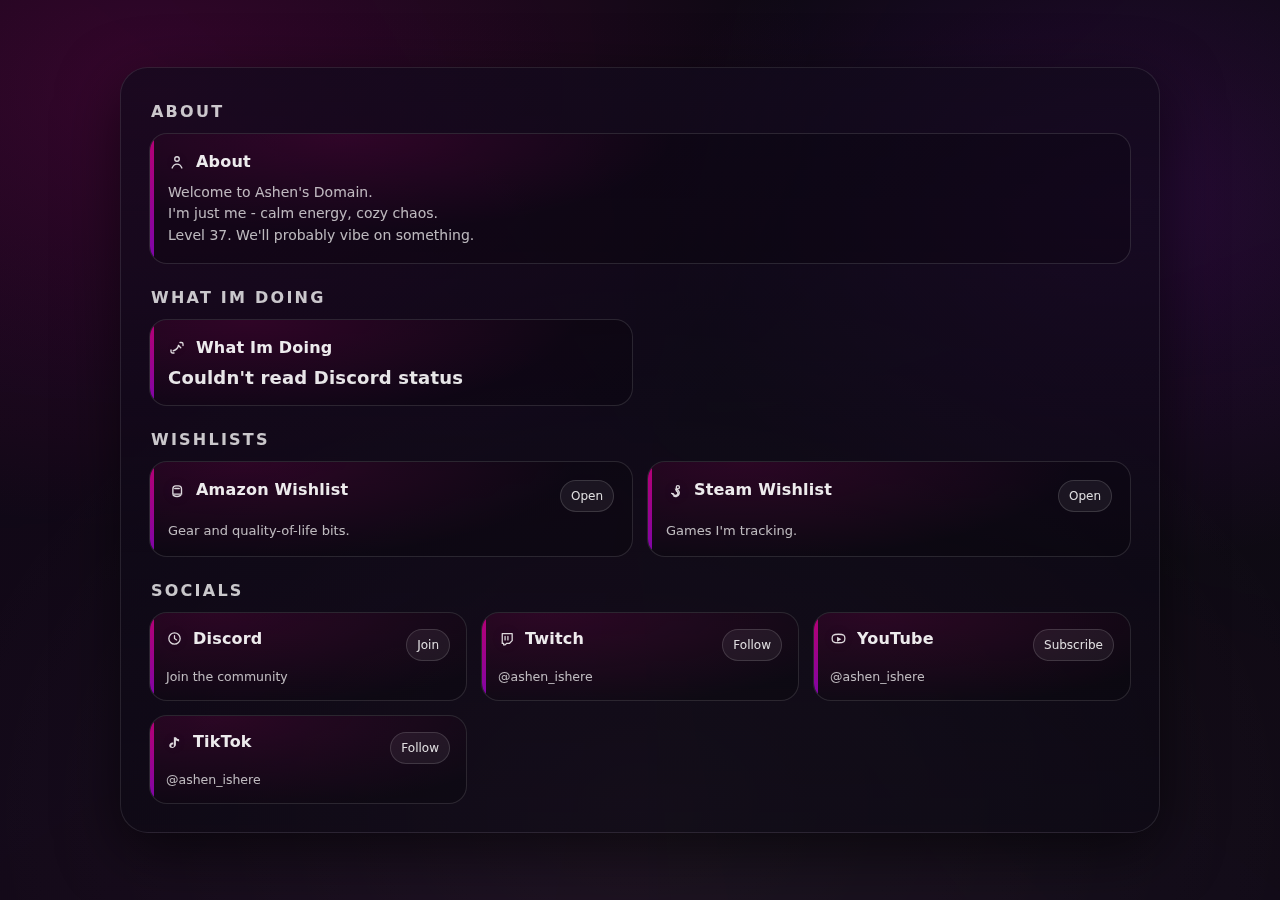
<file: index.html>
<!doctype html>
<html lang="en">
<head>
  <meta charset="utf-8" />
  <meta name="viewport" content="width=device-width, initial-scale=1" />
  <title>Ashen's Domain</title>
  <meta name="description" content="Ashen’s hub." />
  <meta name="theme-color" content="#120a1c" />

  <style>
    :root{
      --font: "Segoe UI", system-ui, -apple-system, Arial, sans-serif;
      --ashen-pink:#be0078;
      --ashen-purple:#8205b3;

      --bg0:#07060c;
      --bg1:#0b0812;

      --text: rgba(255,255,255,0.92);
      --textDim: rgba(255,255,255,0.72);

      --glass1: rgba(18,10,28,0.74);
      --glass2: rgba(10, 8,18,0.52);

      --stroke: rgba(255,255,255,0.10);

      --radius: 18px;
      --shadow: 0 18px 60px rgba(0,0,0,0.55);
      --glowP: rgba(130, 5,179,0.28);
      --glowM: rgba(190, 0,120,0.22);

      /* ultra-subtle emerald for hover/focus energy (optional future use) */
      --glowE: rgba(43,182,115,0.12);
    }

    *{ box-sizing: border-box; }
    html, body{ height: 100%; }

    body{
      margin:0;
      font-family: var(--font);
      color: var(--text);
      background:
        radial-gradient(1200px 800px at 12% 10%, rgba(190,0,120,0.22), transparent 55%),
        radial-gradient(900px 700px at 88% 22%, rgba(130,5,179,0.22), transparent 52%),
        radial-gradient(1200px 900px at 50% 90%, rgba(255,255,255,0.05), transparent 60%),
        linear-gradient(180deg, var(--bg0), var(--bg1));
      overflow-x:hidden;
    }

    .mist{
      position: fixed;
      inset: -40%;
      pointer-events:none;
      opacity: 0.22;
      filter: blur(22px);
      background:
        conic-gradient(from 180deg at 50% 50%,
          rgba(190,0,120,0.22),
          rgba(130,5,179,0.22),
          rgba(255,255,255,0.06),
          rgba(190,0,120,0.18)
        );
      animation: drift 14s ease-in-out infinite alternate;
      mix-blend-mode: screen;
    }
    @keyframes drift{
      0%{ transform: translate(-2%, -1%) rotate(-6deg) scale(1.04); }
      100%{ transform: translate(2%, 1%) rotate(6deg) scale(1.08); }
    }

    .wrap{
      min-height:100vh;
      display:flex;
      align-items:center;
      justify-content:center;
      padding: 28px 16px;
    }

    .card{
      width: min(1040px, 100%);
      border-radius: calc(var(--radius) + 10px);
      background: linear-gradient(180deg, var(--glass1), var(--glass2));
      border: 1px solid var(--stroke);
      box-shadow: var(--shadow);
      position: relative;
      overflow:hidden;
    }

    .card::before{
      content:"";
      position:absolute;
      inset:-2px;
      border-radius: inherit;
      padding: 1px;
      background: linear-gradient(135deg,
        rgba(190,0,120,0.45),
        rgba(130,5,179,0.40),
        rgba(255,255,255,0.10)
      );
      -webkit-mask:
        linear-gradient(#000 0 0) content-box,
        linear-gradient(#000 0 0);
      -webkit-mask-composite: xor;
      mask-composite: exclude;
      opacity: 0.7;
      pointer-events:none;
    }

    .cardInner{
      padding: 28px;
      position:relative;
      z-index:1;
    }

    .sections{
      display:flex;
      flex-direction: column;
      gap: 18px;
      margin-top: 0;
    }

    .sectionTitle{
      margin: 6px 0 12px 2px;
      font-size: 16px;
      font-weight: 700;
      letter-spacing: 0.14em;
      text-transform: uppercase;
      color: rgba(255,255,255,0.82);
      opacity: 0.95;
    }

    .grid{
      display:grid;
      gap: 14px;
    }

    .grid--wishlists{
      grid-template-columns: 1fr 1fr;
    }

    .grid--socials{
      grid-template-columns: repeat(3, 1fr);
    }

    .grid--about{
      grid-template-columns: 1fr;
    }

    .grid--focus{
      grid-template-columns: 1fr;
    }

    .linkCard{
      display:block;
      text-decoration:none;
      color: var(--text);
      border-radius: var(--radius);
      border: 1px solid rgba(255,255,255,0.12);
      background: rgba(0,0,0,0.18);
      overflow:hidden;
      position:relative;
      transition: transform 140ms ease, border-color 140ms ease, box-shadow 140ms ease;
      outline: none;
      min-width: 0;
    }

    .linkCard::after{
      content:"";
      position:absolute;
      inset:-1px;
      background: radial-gradient(600px 180px at 20% 0%,
        rgba(190,0,120,0.25),
        transparent 55%
      );
      opacity: 0.7;
      pointer-events:none;
    }

    .linkCard:hover{
      transform: translateY(-2px);
      border-color: rgba(255,255,255,0.20);
      box-shadow:
        0 18px 44px rgba(0,0,0,0.45),
        0 0 26px rgba(130,5,179,0.18),
        0 0 26px rgba(190,0,120,0.14);
    }

    .linkCard:focus-visible{
      box-shadow:
        0 0 0 3px rgba(190,0,120,0.26),
        0 0 0 6px rgba(130,5,179,0.18),
        0 18px 44px rgba(0,0,0,0.45);
    }

    .linkCard.isText:hover{
      transform: none;
      border-color: rgba(255,255,255,0.12);
      box-shadow: none;
    }

    .lcInner{
      padding: 18px 18px 16px;
      position:relative;
      z-index:1;
    }

    .grid--socials .lcInner{
      padding: 16px 16px 14px;
    }

    .lcTop{
      display:flex;
      align-items:flex-start;
      justify-content:space-between;
      gap: 12px;
      min-width: 0;
    }

    .lcTitleRow{
      display:flex;
      align-items:center;
      gap: 10px;
      min-width: 0;
    }

    .lcIcon{
      width: 18px;
      height: 18px;
      flex: 0 0 auto;
      opacity: 0.92;
      filter: drop-shadow(0 0 10px rgba(130,5,179,0.18)) drop-shadow(0 0 10px rgba(190,0,120,0.12));
    }

    .grid--socials .lcIcon{
      width: 17px;
      height: 17px;
    }

    .lcName{
      margin:0;
      font-weight: 700;
      font-size: 16px;
      letter-spacing: 0.2px;

      white-space: normal;
      display: -webkit-box;
      -webkit-line-clamp: 2;
      -webkit-box-orient: vertical;
      overflow: hidden;
      line-height: 1.2;
      min-width: 0;
    }

    .lcHint{
      margin: 10px 0 0;
      color: var(--textDim);
      font-size: 13px;
      line-height: 1.35;
    }

    .grid--socials .lcHint{
      margin-top: 8px;
      font-size: 12.5px;
    }

    .aboutText{
      margin: 10px 0 0;
      color: var(--textDim);
      font-size: 14px;
      line-height: 1.55;
      max-width: 85ch;
    }

    .focusGame{
      margin: 10px 0 0;
      font-size: 18px;
      font-weight: 700;
      letter-spacing: 0.2px;
      line-height: 1.25;
      color: rgba(255,255,255,0.90);
      display: -webkit-box;
      -webkit-line-clamp: 2;
      -webkit-box-orient: vertical;
      overflow: hidden;
    }

    .pill{
      flex: 0 0 auto;
      padding: 8px 10px;
      border-radius: 999px;
      border: 1px solid rgba(255,255,255,0.14);
      background: rgba(255,255,255,0.06);
      font-size: 12px;
      color: rgba(255,255,255,0.86);
      white-space: nowrap;
    }

    .rail{
      position:absolute;
      left:0;
      top:0;
      bottom:0;
      width: 4px;
      background: linear-gradient(180deg, var(--ashen-pink), var(--ashen-purple));
      opacity: 0.95;
    }

    @media (max-width: 900px){
      .grid--socials{ grid-template-columns: 1fr; }
    }

    @media (max-width: 700px){
      .cardInner{ padding: 20px; }
      .grid--wishlists{ grid-template-columns: 1fr; }
      .grid--socials{ grid-template-columns: 1fr; }
    }
  </style>
</head>

<body>
  <div class="mist" aria-hidden="true"></div>

  <main class="wrap">
    <section class="card" aria-label="Ashen hub">
      <div class="cardInner">
        <div class="sections" id="linksRoot" aria-live="polite"></div>
      </div>
    </section>
  </main>

  <script>
    (async function init(){
      const rootEl = document.getElementById("linksRoot");

      const escapeHtml = (str) => String(str ?? "")
        .replaceAll("&","&amp;")
        .replaceAll("<","&lt;")
        .replaceAll(">","&gt;")
        .replaceAll('"',"&quot;")
        .replaceAll("'","&#039;");

      const iconSvg = (id) => {
        const common = 'class="lcIcon" viewBox="0 0 24 24" fill="none" xmlns="http://www.w3.org/2000/svg"';
        switch(String(id || "").toLowerCase()){
          case "twitch":
            return `<svg ${common}><path d="M6 5h14v10l-4 4h-4l-2 2H8v-2H6V5z" stroke="currentColor" stroke-width="1.8" stroke-linejoin="round"/><path d="M10 9v5M14 9v5" stroke="currentColor" stroke-width="1.8" stroke-linecap="round"/></svg>`;
          case "youtube":
            return `<svg ${common}><path d="M10 9.5l6 3.5-6 3.5v-7z" fill="currentColor"/><path d="M21 12c0 4-1 6-9 6S3 16 3 12 4 6 12 6s9 2 9 6z" stroke="currentColor" stroke-width="1.8"/></svg>`;
          case "tiktok":
            return `<svg ${common}><path d="M14 6c1.1 1.7 2.7 2.7 4.5 2.9v3c-1.8-.1-3.4-.8-4.5-1.7v6.1c0 2.6-2.1 4.7-4.7 4.7S4.6 20.6 4.6 18s2.1-4.7 4.7-4.7c.3 0 .6 0 .9.1v3c-.3-.1-.6-.2-.9-.2-1 0-1.8.8-1.8 1.8s.8 1.8 1.8 1.8 1.8-.8 1.8-1.8V6h3z" fill="currentColor"/></svg>`;
          case "steam":
            return `<svg ${common}><path d="M7.5 16.5l2.6 1.1a3 3 0 104-4l-1.1-2.6A4.8 4.8 0 1110 19.6" stroke="currentColor" stroke-width="1.8" stroke-linecap="round"/><circle cx="15.8" cy="8.3" r="2.1" stroke="currentColor" stroke-width="1.8"/><circle cx="9.2" cy="17.2" r="1.2" fill="currentColor"/></svg>`;
          case "amazon":
            return `<svg ${common}><path d="M6.5 10.5c0-2.2 1.8-4 4-4H14c2.2 0 4 1.8 4 4v7H6.5v-7z" stroke="currentColor" stroke-width="1.8"/><path d="M9 10h6" stroke="currentColor" stroke-width="1.8" stroke-linecap="round"/><path d="M7 19.2c2.8 1.6 7.2 1.6 10 0" stroke="currentColor" stroke-width="1.8" stroke-linecap="round"/></svg>`;
          case "about":
            return `<svg ${common}><circle cx="12" cy="8" r="3" stroke="currentColor" stroke-width="1.8"/><path d="M5.5 20c1.4-3.4 4-5.2 6.5-5.2S17.1 16.6 18.5 20" stroke="currentColor" stroke-width="1.8" stroke-linecap="round"/></svg>`;
          case "focus":
            return `<svg ${common}><path d="M7 17c4-1 6-3 7-7" stroke="currentColor" stroke-width="1.8" stroke-linecap="round"/><path d="M14 10l3 3" stroke="currentColor" stroke-width="1.8" stroke-linecap="round"/><path d="M16 6h2a2 2 0 012 2v2" stroke="currentColor" stroke-width="1.8" stroke-linecap="round"/><path d="M8 20H6a2 2 0 01-2-2v-2" stroke="currentColor" stroke-width="1.8" stroke-linecap="round"/></svg>`;
          default:
            return `<svg ${common}><circle cx="12" cy="12" r="8" stroke="currentColor" stroke-width="1.8"/><path d="M12 8v4l3 2" stroke="currentColor" stroke-width="1.8" stroke-linecap="round" stroke-linejoin="round"/></svg>`;
        }
      };

      const calculateLevel = () => {
        const birthDate = new Date(1989, 1, 28); // Feb = 1 (0-indexed)
        const today = new Date();

        let age = today.getFullYear() - birthDate.getFullYear();
        const m = today.getMonth() - birthDate.getMonth();

        if (m < 0 || (m === 0 && today.getDate() < birthDate.getDate())) {
          age--;
        }
        return age;
      };

      rootEl.innerHTML = `
        <div class="linkCard" style="pointer-events:none; opacity:0.85;">
          <div class="lcInner">
            <div class="lcTop">
              <h2 class="lcName">Loading…</h2>
              <span class="pill">links.json</span>
            </div>
            <p class="lcHint">Booting Ashen hub</p>
          </div>
        </div>
      `;

      try{
        const jsonUrl = new URL("links.json", window.location.href);
        const res = await fetch(jsonUrl, { cache: "no-store" });

        if(!res.ok){
          throw new Error(`HTTP ${res.status} while fetching links.json`);
        }

        const data = await res.json();

        // Theme
        const root = document.documentElement;
        const theme = data.theme || {};
        if (theme.font) root.style.setProperty("--font", theme.font);
        if (theme.ashenPink) root.style.setProperty("--ashen-pink", theme.ashenPink);
        if (theme.ashenPurple) root.style.setProperty("--ashen-purple", theme.ashenPurple);
        if (Number.isFinite(theme.radius)) root.style.setProperty("--radius", `${theme.radius}px`);

        const sections = Array.isArray(data.sections) ? data.sections : [];
        const totalItems = sections.reduce((sum, s) => sum + (Array.isArray(s.items) ? s.items.length : 0), 0);

        if (totalItems === 0){
          rootEl.innerHTML = `
            <div class="linkCard" style="pointer-events:none; opacity:0.9;">
              <div class="lcInner">
                <div class="lcTop">
                  <h2 class="lcName">No links found</h2>
                  <span class="pill">Add items</span>
                </div>
                <p class="lcHint">Add items to sections[].items in links.json.</p>
              </div>
            </div>
          `;
          return;
        }

        const sectionHtml = sections.map(section => {
          const sectionName = String(section.name || "");
          const items = Array.isArray(section.items) ? section.items : [];
          if (items.length === 0) return "";

          const key = sectionName.trim().toLowerCase();
          const gridClass =
            key === "socials" ? "grid grid--socials" :
            key === "wishlists" ? "grid grid--wishlists" :
            key === "about" ? "grid grid--about" :
            key === "current focus" ? "grid grid--focus" :
            "grid grid--wishlists";

          const cards = items.map(item => {
            const id = String(item.id || "");
            const label = escapeHtml(item.label || "Link");

            const type = String(item.type || "").toLowerCase();
            const isText = (type === "text") || (typeof item.text === "string");
            const isPresence = (type === "presence");

            if (isPresence){
              return `
                <div class="linkCard isText" data-presence="1">
                  <span class="rail" aria-hidden="true"></span>
                  <div class="lcInner">
                    <div class="lcTop">
                      <div class="lcTitleRow">
                        ${iconSvg(id)}
                        <h3 class="lcName" title="${label}">${label}</h3>
                      </div>
                    </div>
                    <div class="focusGame" id="focusValue">Checking Discord…</div>
                  </div>
                </div>
              `;
            }

            if (isText){
              let rawText = item.text || "";
              const level = calculateLevel();
              rawText = rawText.replaceAll("{level}", level);

              const text = escapeHtml(rawText).replaceAll("\n", "<br>");
              return `
                <div class="linkCard isText">
                  <span class="rail" aria-hidden="true"></span>
                  <div class="lcInner">
                    <div class="lcTop">
                      <div class="lcTitleRow">
                        ${iconSvg(id)}
                        <h3 class="lcName" title="${label}">${label}</h3>
                      </div>
                    </div>
                    ${text ? `<div class="aboutText">${text}</div>` : ``}
                  </div>
                </div>
              `;
            }

            const url = String(item.url || "#");
            const hint = escapeHtml(item.hint || "");
            const pill = escapeHtml(item.pill || "Open");

            const rail = item.rail || {};
            let railStyle = "";
            if (rail.type === "solid" && rail.color){
              railStyle = `background:${rail.color};`;
            } else if (rail.type === "gradient" && rail.from && rail.to){
              railStyle = `background:linear-gradient(180deg, ${rail.from}, ${rail.to});`;
            } else {
              railStyle = `background:linear-gradient(180deg, var(--ashen-pink), var(--ashen-purple));`;
            }

            return `
              <a class="linkCard" href="${url}" target="_blank" rel="noopener noreferrer">
                <span class="rail" aria-hidden="true" style="${railStyle}"></span>
                <div class="lcInner">
                  <div class="lcTop">
                    <div class="lcTitleRow">
                      ${iconSvg(id)}
                      <h3 class="lcName" title="${label}">${label}</h3>
                    </div>
                    <span class="pill">${pill}</span>
                  </div>
                  ${hint ? `<p class="lcHint">${hint}</p>` : ``}
                </div>
              </a>
            `;
          }).join("");

          return `
            <section>
              <div class="sectionTitle">${escapeHtml(sectionName)}</div>
              <div class="${gridClass}">
                ${cards}
              </div>
            </section>
          `;
        }).join("");

        rootEl.innerHTML = sectionHtml || "";

        // --- Discord Presence → Current Focus (Lanyard) ---
        const focusEl = document.getElementById("focusValue");
        const discord = data.discord || {};
        const userId = String(discord.userId || "").trim();

        if (focusEl){
          if (!userId || userId === "PUT_YOUR_DISCORD_USER_ID_HERE"){
            focusEl.textContent = "Set your Discord userId in links.json";
          } else {
            try{
              // Lanyard REST endpoint: /v1/users/:id
              const pres = await fetch(`https://api.lanyard.rest/v1/users/${encodeURIComponent(userId)}`, { cache: "no-store" });
              if(!pres.ok) throw new Error(`HTTP ${pres.status}`);

              const payload = await pres.json();
              const activities = payload?.data?.activities || [];

              // Helpers
              const isValidName = (a) => a && typeof a.name === "string" && a.name.trim().length > 0;
              const isNotCustom = (a) => a.name.toLowerCase() !== "custom status";

              // 1) Prefer Games (type 0)
              const gameAct = activities.find(a => isValidName(a) && isNotCustom(a) && a.type === 0);

              // 2) Else allow “media” style (WatchDis is commonly type 3 for Watching, type 2 for Listening)
              const mediaAct = activities.find(a => isValidName(a) && isNotCustom(a) && (a.type === 3 || a.type === 2));

              // Build display text
              let focusText = "";

              if (gameAct){
                // Just the game title (your preference)
                focusText = gameAct.name;
              } else if (mediaAct){
                // Show platform + what you're watching/listening to when available
                // e.g. "YouTube — HYPNOTIZE (Official Music Video)"
                const details = (typeof mediaAct.details === "string" && mediaAct.details.trim()) ? mediaAct.details.trim() : "";
                focusText = details ? `${mediaAct.name} — ${details}` : mediaAct.name;
              } else {
                focusText = "Currently quiet";
              }

              focusEl.textContent = focusText;
            } catch (e){
              focusEl.textContent = "Couldn't read Discord status";
              console.error(e);
            }
          }
        }

      } catch (err) {
        const attempted = new URL("links.json", window.location.href).toString();
        rootEl.innerHTML = `
          <div class="linkCard" style="pointer-events:none; opacity:0.9;">
            <div class="lcInner">
              <div class="lcTop">
                <h2 class="lcName">Couldn't load links.json</h2>
                <span class="pill">Debug</span>
              </div>
              <p class="lcHint">
                Tried: ${escapeHtml(attempted)}<br/>
                Error: ${escapeHtml(String(err.message || err))}
              </p>
            </div>
          </div>
        `;
        console.error(err);
      }
    })();
  </script>
</body>
</html>
</file>
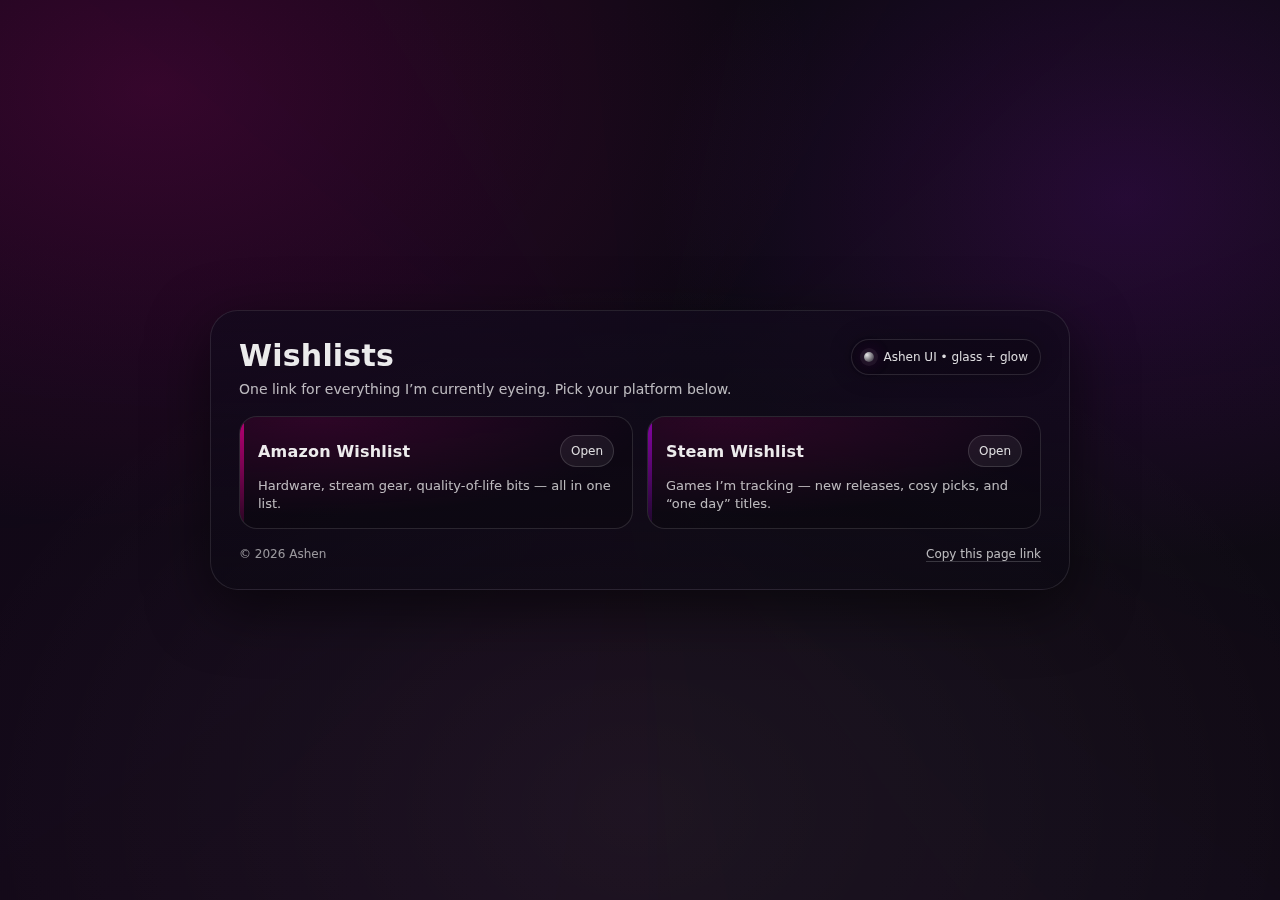
<file: ashen-wishlist.html>
<!doctype html>
<html lang="en">
<head>
  <meta charset="utf-8" />
  <meta name="viewport" content="width=device-width, initial-scale=1" />
  <title>Ashen — Wishlists</title>
  <meta name="description" content="Ashen’s wishlists hub: Amazon + Steam." />
  <meta name="theme-color" content="#120a1c" />

  <style>
    :root{
      --ashen-pink:#be0078;
      --ashen-purple:#8205b3;

      --bg0:#07060c;
      --bg1:#0b0812;

      --text: rgba(255,255,255,0.92);
      --textDim: rgba(255,255,255,0.72);

      --glass1: rgba(18,10,28,0.74);
      --glass2: rgba(10, 8,18,0.52);

      --stroke: rgba(255,255,255,0.10);
      --stroke2: rgba(255,255,255,0.16);

      --radius: 18px;
      --pad: 18px;
      --shadow: 0 18px 60px rgba(0,0,0,0.55);
      --glowP: rgba(130, 5,179,0.28);
      --glowM: rgba(190, 0,120,0.22);
    }

    *{ box-sizing: border-box; }
    html, body{ height: 100%; }
    body{
      margin:0;
      font-family: "Segoe UI", system-ui, -apple-system, Arial, sans-serif;
      color: var(--text);
      background:
        radial-gradient(1200px 800px at 12% 10%, rgba(190,0,120,0.22), transparent 55%),
        radial-gradient(900px 700px at 88% 22%, rgba(130,5,179,0.22), transparent 52%),
        radial-gradient(1200px 900px at 50% 90%, rgba(255,255,255,0.05), transparent 60%),
        linear-gradient(180deg, var(--bg0), var(--bg1));
      overflow-x:hidden;
    }

    /* subtle drifting mist/noise without images */
    .mist{
      position: fixed;
      inset: -40%;
      pointer-events:none;
      opacity: 0.22;
      filter: blur(22px);
      background:
        conic-gradient(from 180deg at 50% 50%,
          rgba(190,0,120,0.22),
          rgba(130,5,179,0.22),
          rgba(255,255,255,0.06),
          rgba(190,0,120,0.18)
        );
      animation: drift 14s ease-in-out infinite alternate;
      mix-blend-mode: screen;
    }
    @keyframes drift{
      0%{ transform: translate(-2%, -1%) rotate(-6deg) scale(1.04); }
      100%{ transform: translate(2%, 1%) rotate(6deg) scale(1.08); }
    }

    .wrap{
      min-height:100%;
      display:flex;
      align-items:center;
      justify-content:center;
      padding: 28px 16px;
    }

    .card{
      width: min(860px, 100%);
      border-radius: calc(var(--radius) + 10px);
      background: linear-gradient(180deg, var(--glass1), var(--glass2));
      border: 1px solid var(--stroke);
      box-shadow: var(--shadow);
      position: relative;
      overflow:hidden;
    }

    /* corner-wrap shine */
    .card::before{
      content:"";
      position:absolute;
      inset:-2px;
      border-radius: inherit;
      padding: 1px;
      background: linear-gradient(135deg,
        rgba(190,0,120,0.45),
        rgba(130,5,179,0.40),
        rgba(255,255,255,0.10)
      );
      -webkit-mask:
        linear-gradient(#000 0 0) content-box,
        linear-gradient(#000 0 0);
      -webkit-mask-composite: xor;
      mask-composite: exclude;
      opacity: 0.7;
      pointer-events:none;
    }

    .cardInner{
      padding: 28px;
      position:relative;
      z-index:1;
    }

    .top{
      display:flex;
      align-items:flex-start;
      justify-content:space-between;
      gap: 16px;
      margin-bottom: 18px;
    }

    .title{
      margin:0;
      font-size: clamp(22px, 2.6vw, 30px);
      letter-spacing: 0.2px;
      line-height: 1.1;
    }
    .subtitle{
      margin: 8px 0 0;
      color: var(--textDim);
      line-height: 1.35;
      font-size: 14px;
      max-width: 60ch;
    }

    .badge{
      flex: 0 0 auto;
      display:flex;
      align-items:center;
      gap: 10px;
      padding: 10px 12px;
      border-radius: 999px;
      border: 1px solid rgba(255,255,255,0.12);
      background: rgba(0,0,0,0.20);
      box-shadow: 0 0 22px rgba(0,0,0,0.28);
      color: rgba(255,255,255,0.86);
      font-size: 12px;
      user-select:none;
      white-space:nowrap;
    }
    .dot{
      width: 10px;
      height: 10px;
      border-radius: 999px;
      background: radial-gradient(circle at 30% 30%, rgba(255,255,255,0.9), rgba(255,255,255,0.05));
      box-shadow:
        0 0 0 4px rgba(255,255,255,0.06),
        0 0 18px var(--glowP),
        0 0 18px var(--glowM);
    }

    .grid{
      display:grid;
      grid-template-columns: 1fr 1fr;
      gap: 14px;
      margin-top: 18px;
    }

    .linkCard{
      display:block;
      text-decoration:none;
      color: var(--text);
      border-radius: var(--radius);
      border: 1px solid rgba(255,255,255,0.12);
      background: rgba(0,0,0,0.18);
      overflow:hidden;
      position:relative;
      transition: transform 140ms ease, border-color 140ms ease, box-shadow 140ms ease;
      outline: none;
    }

    .linkCard::after{
      content:"";
      position:absolute;
      inset:-1px;
      background: radial-gradient(600px 180px at 20% 0%,
        rgba(190,0,120,0.25),
        transparent 55%
      );
      opacity: 0.7;
      pointer-events:none;
    }

    .linkCard:hover{
      transform: translateY(-2px);
      border-color: rgba(255,255,255,0.20);
      box-shadow:
        0 18px 44px rgba(0,0,0,0.45),
        0 0 26px rgba(130,5,179,0.18),
        0 0 26px rgba(190,0,120,0.14);
    }
    .linkCard:focus-visible{
      box-shadow:
        0 0 0 3px rgba(190,0,120,0.26),
        0 0 0 6px rgba(130,5,179,0.18),
        0 18px 44px rgba(0,0,0,0.45);
    }

    .lcInner{
      padding: 18px 18px 16px;
      position:relative;
      z-index:1;
    }

    .lcTop{
      display:flex;
      align-items:center;
      justify-content:space-between;
      gap: 12px;
    }

    .lcName{
      margin:0;
      font-weight: 700;
      font-size: 16px;
      letter-spacing: 0.2px;
    }

    .lcHint{
      margin: 10px 0 0;
      color: var(--textDim);
      font-size: 13px;
      line-height: 1.35;
    }

    .pill{
      flex: 0 0 auto;
      padding: 8px 10px;
      border-radius: 999px;
      border: 1px solid rgba(255,255,255,0.14);
      background: rgba(255,255,255,0.06);
      font-size: 12px;
      color: rgba(255,255,255,0.86);
    }

    .rail{
      position:absolute;
      left:0;
      top:0;
      bottom:0;
      width: 4px;
      background: linear-gradient(180deg, var(--ashen-pink), var(--ashen-purple));
      opacity: 0.95;
    }

    /* per-link rail tweaks */
    .amazon .rail{
      background: linear-gradient(180deg, var(--ashen-pink), rgba(190,0,120,0.15));
    }
    .steam .rail{
      background: linear-gradient(180deg, var(--ashen-purple), rgba(130,5,179,0.15));
    }

    .footer{
      margin-top: 18px;
      display:flex;
      justify-content:space-between;
      gap: 10px;
      flex-wrap:wrap;
      color: rgba(255,255,255,0.58);
      font-size: 12px;
    }

    .tinyLink{
      color: rgba(255,255,255,0.72);
      text-decoration: none;
      border-bottom: 1px solid rgba(255,255,255,0.18);
    }
    .tinyLink:hover{ color: rgba(255,255,255,0.92); border-bottom-color: rgba(255,255,255,0.30); }

    @media (max-width: 700px){
      .cardInner{ padding: 20px; }
      .grid{ grid-template-columns: 1fr; }
      .badge{ display:none; }
    }
  </style>
</head>

<body>
  <div class="mist" aria-hidden="true"></div>

  <main class="wrap">
    <section class="card" aria-label="Wishlists hub">
      <div class="cardInner">
        <div class="top">
          <div>
            <h1 class="title">Wishlists</h1>
            <p class="subtitle">
              One link for everything I’m currently eyeing. Pick your platform below.
            </p>
          </div>
          <div class="badge" title="Ashen UI style">
            <span class="dot" aria-hidden="true"></span>
            Ashen UI • glass + glow
          </div>
        </div>

        <div class="grid">
          <!-- TODO: Replace the href values with YOUR real wishlist links -->
          <a class="linkCard amazon" href="https://www.amazon.co.uk/hz/wishlist/ls/YOUR_LIST_ID" target="_blank" rel="noopener">
            <span class="rail" aria-hidden="true"></span>
            <div class="lcInner">
              <div class="lcTop">
                <h2 class="lcName">Amazon Wishlist</h2>
                <span class="pill">Open</span>
              </div>
              <p class="lcHint">Hardware, stream gear, quality-of-life bits — all in one list.</p>
            </div>
          </a>

          <a class="linkCard steam" href="https://store.steampowered.com/wishlist/id/YOUR_STEAM_ID/" target="_blank" rel="noopener">
            <span class="rail" aria-hidden="true"></span>
            <div class="lcInner">
              <div class="lcTop">
                <h2 class="lcName">Steam Wishlist</h2>
                <span class="pill">Open</span>
              </div>
              <p class="lcHint">Games I’m tracking — new releases, cosy picks, and “one day” titles.</p>
            </div>
          </a>
        </div>

        <div class="footer">
          <div>© <span id="y"></span> Ashen</div>
          <div>
            <a class="tinyLink" href="#" onclick="navigator.clipboard?.writeText(location.href); return false;">Copy this page link</a>
          </div>
        </div>
      </div>
    </section>
  </main>

  <script>
    document.getElementById("y").textContent = new Date().getFullYear();
  </script>
</body>
</html>
</file>
